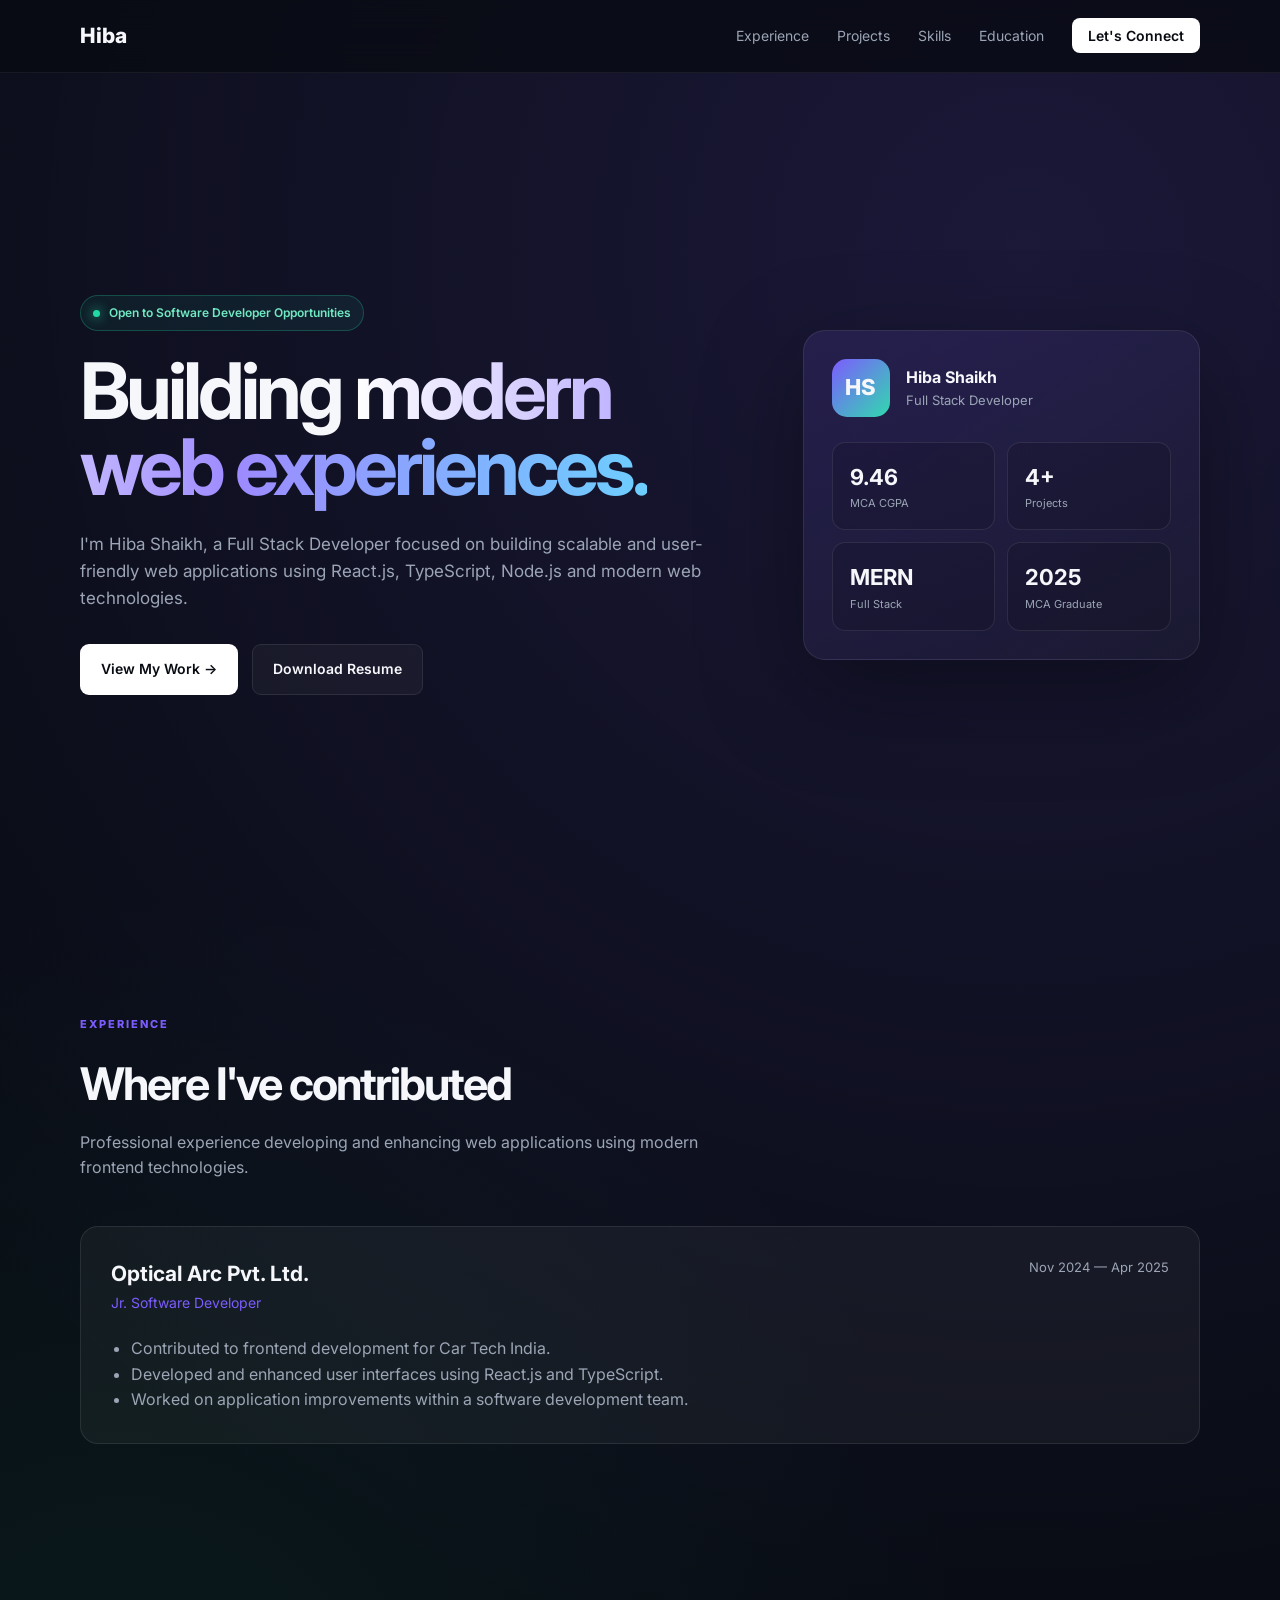
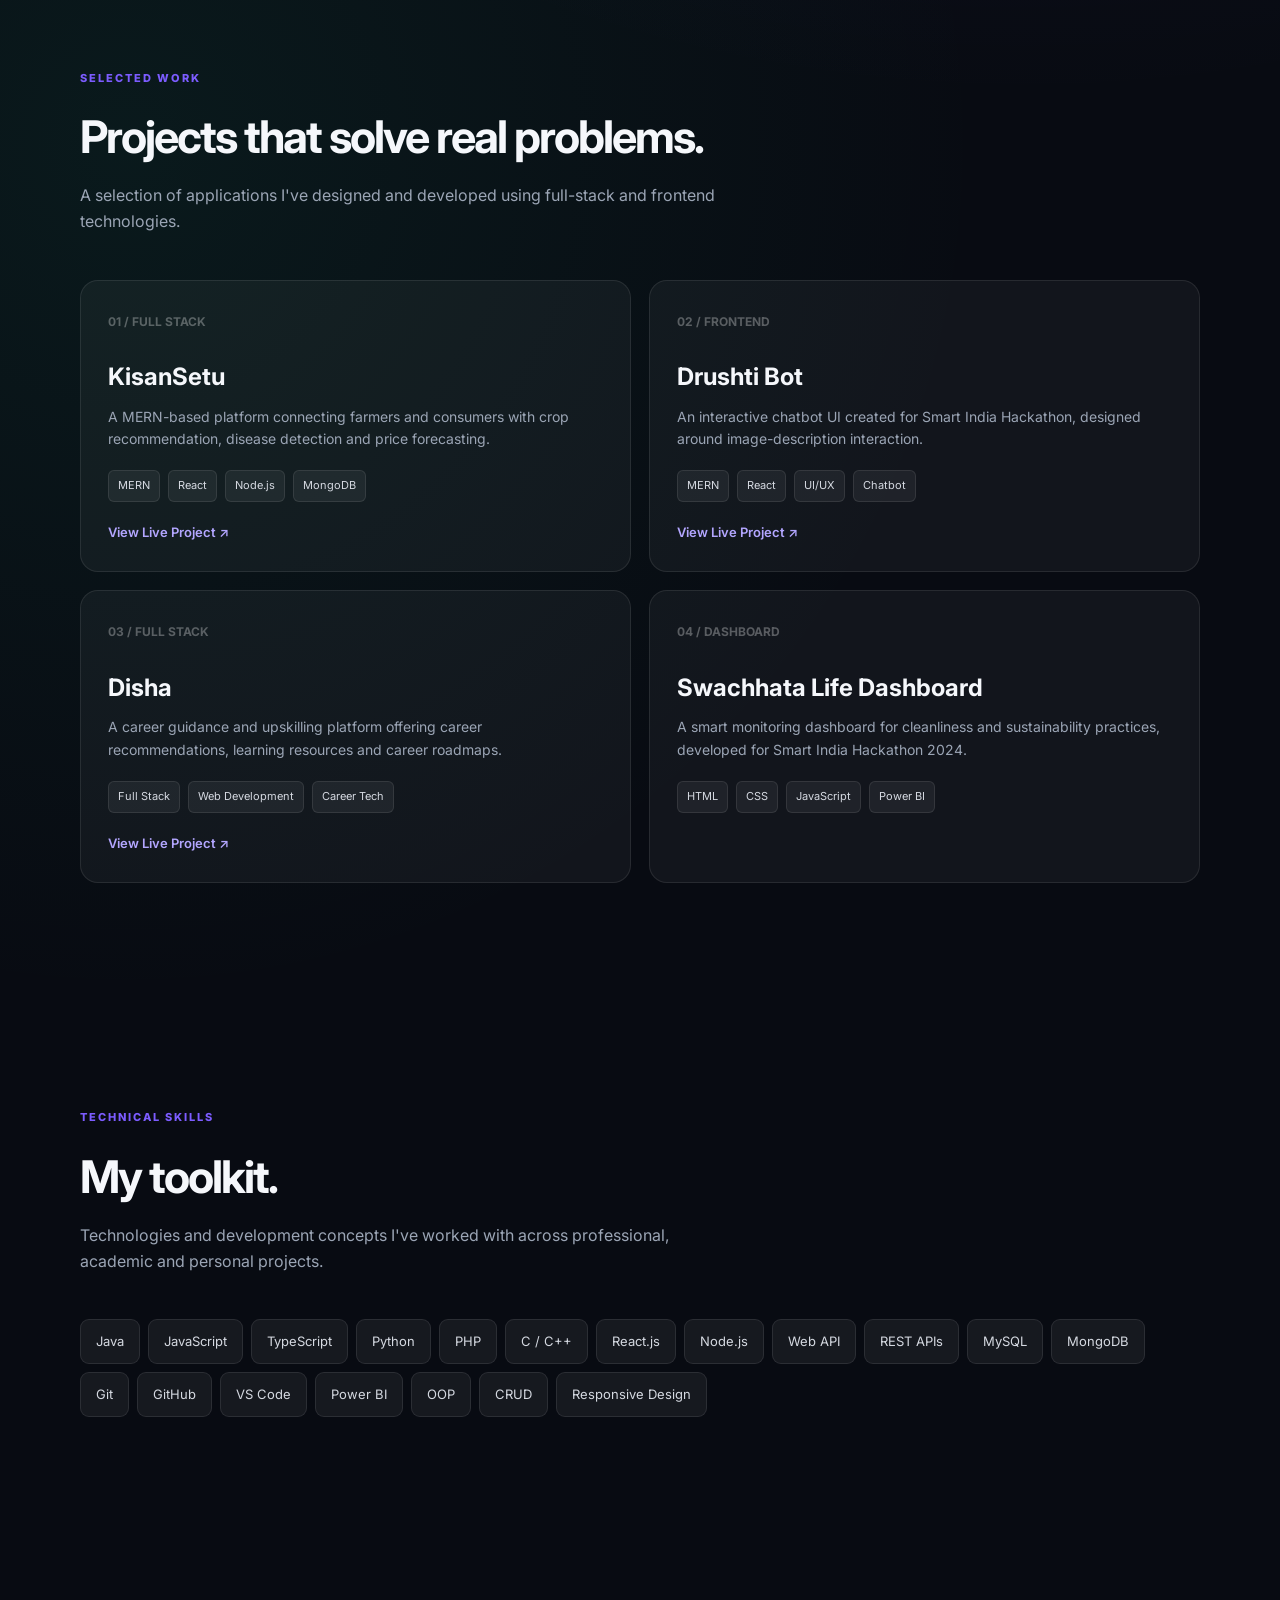
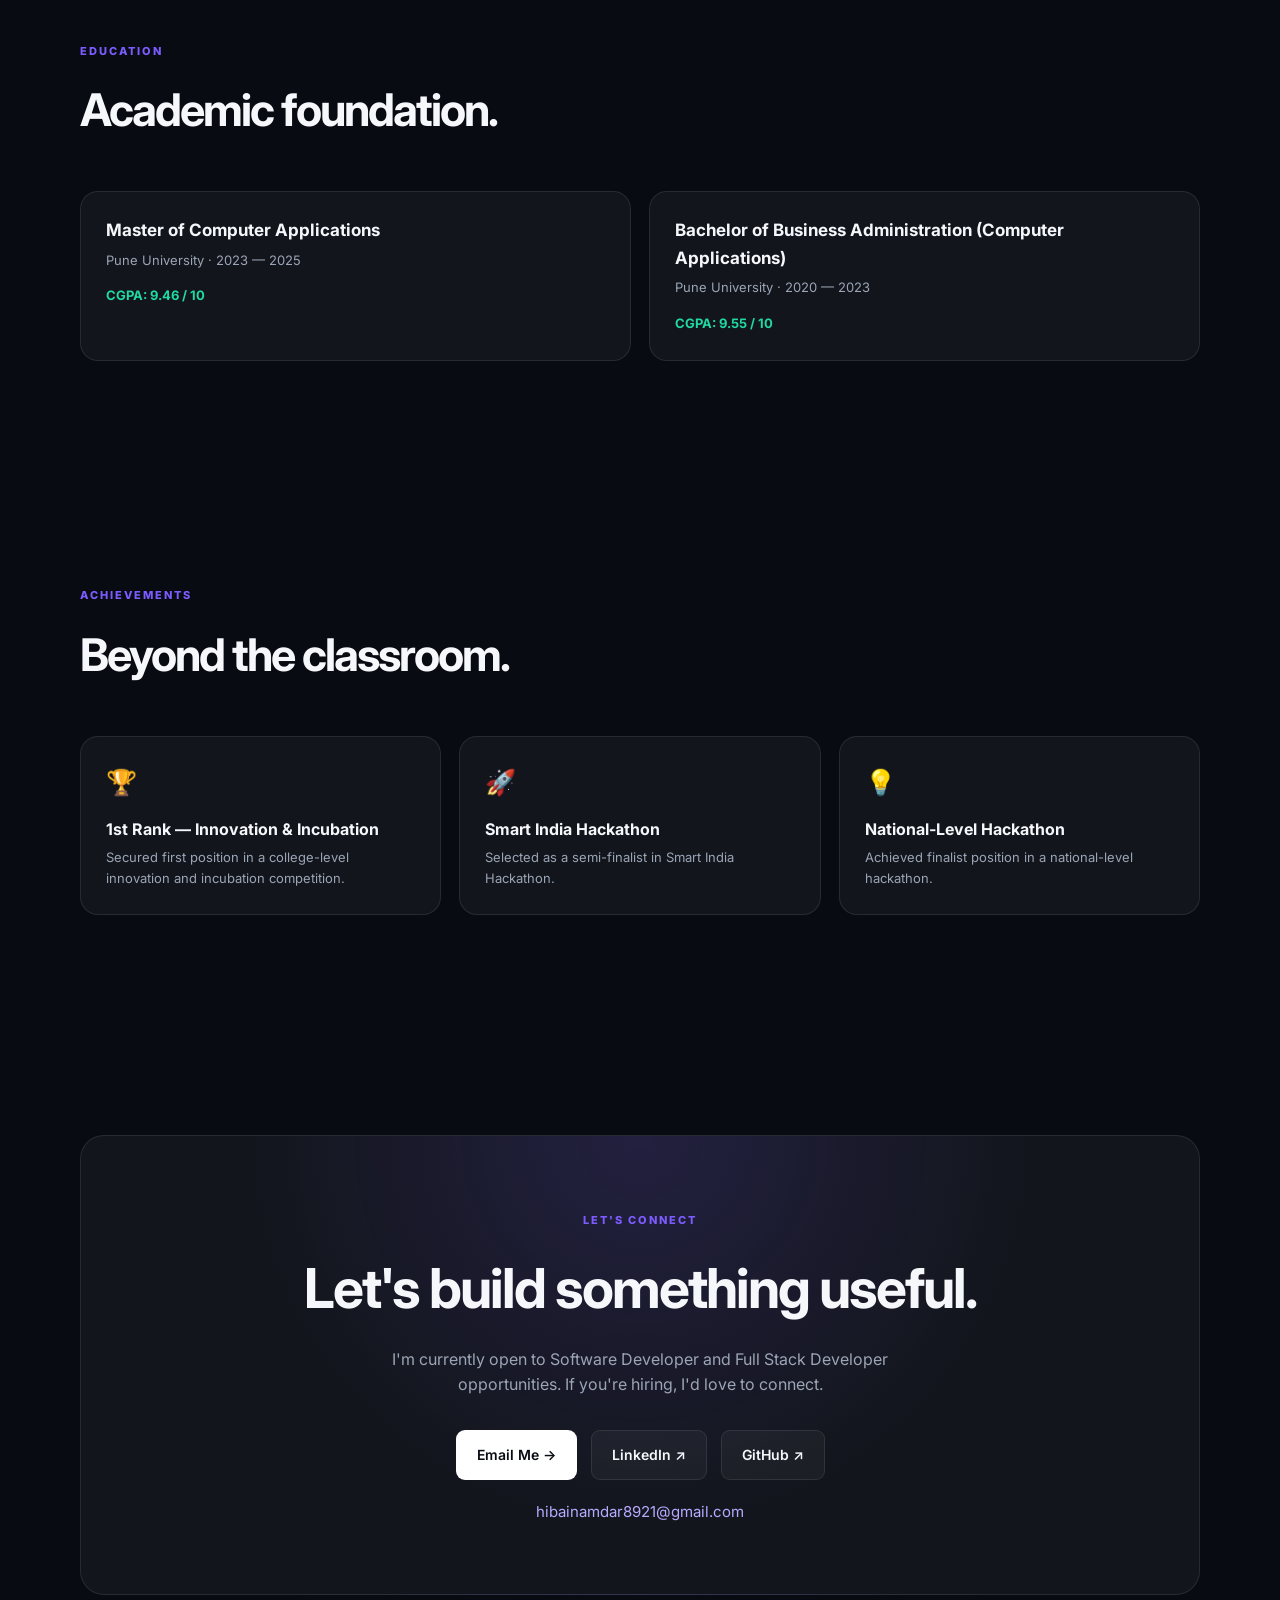
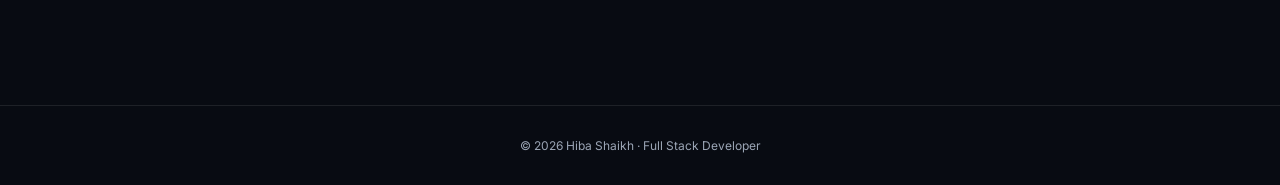
<file: index.html>
<!DOCTYPE html>
<html lang="en">
<head>
  <meta charset="UTF-8">
  <meta name="viewport" content="width=device-width, initial-scale=1.0">
  <meta name="description" content="Hiba Shaikh — Full Stack Developer skilled in React.js, TypeScript, Node.js, REST APIs and MongoDB.">
  <title>Hiba Shaikh | Full Stack Developer</title>
  <link rel="preconnect" href="https://fonts.googleapis.com">
  <link rel="preconnect" href="https://fonts.gstatic.com" crossorigin>
  <link href="https://fonts.googleapis.com/css2?family=Inter:wght@400;500;600;700;800&display=swap" rel="stylesheet">
  <link rel="stylesheet" href="style.css">
</head>
<body>
  <nav class="navbar">
    <div class="container nav-inner">
      <a class="logo" href="#">Hiba</a>
      <button class="menu-toggle" aria-label="Open menu">☰</button>
      <ul class="nav-links">
        <li><a href="#experience">Experience</a></li>
        <li><a href="#projects">Projects</a></li>
        <li><a href="#skills">Skills</a></li>
        <li><a href="#education">Education</a></li>
        <li><a class="nav-cta" href="#contact">Let's Connect</a></li>
      </ul>
    </div>
  </nav>
  <header class="hero">
    <div class="container hero-grid">
      <div class="reveal">
        <div class="available">
          <span></span>
          Open to Software Developer Opportunities
        </div>
        <h1>
          Building <em>modern web experiences.</em>
        </h1>
        <p class="hero-description">
          I'm Hiba Shaikh, a Full Stack Developer focused on building scalable
          and user-friendly web applications using React.js, TypeScript,
          Node.js and modern web technologies.
        </p>
        <div class="buttons">
          <a href="#projects" class="btn primary">View My Work →</a>
          <a href="Resume_Hiba_Shaikh.pdf" class="btn secondary">
            Download Resume
          </a>
        </div>
      </div>

      <div class="profile-card reveal">
        <div class="profile-top">
          <div class="avatar">HS</div>

          <div>
            <strong>Hiba Shaikh</strong>
            <small>Full Stack Developer</small>
          </div>
        </div>

        <div class="stats">
          <div>
            <strong>9.46</strong>
            <small>MCA CGPA</small>
          </div>

          <div>
            <strong>4+</strong>
            <small>Projects</small>
          </div>

          <div>
            <strong>MERN</strong>
            <small>Full Stack</small>
          </div>

          <div>
            <strong>2025</strong>
            <small>MCA Graduate</small>
          </div>
        </div>
      </div>

    </div>
  </header>

  <section id="experience">
    <div class="container">

      <div class="section-heading reveal">
        <label>Experience</label>
        <h2>Where I've contributed</h2>

        <p>
          Professional experience developing and enhancing web applications
          using modern frontend technologies.
        </p>
      </div>

      <article class="experience-card reveal">

        <div class="experience-header">
          <div>
            <h3>Optical Arc Pvt. Ltd.</h3>
            <span>Jr. Software Developer</span>
          </div>

          <time>Nov 2024 — Apr 2025</time>
        </div>

        <ul>
          <li>Contributed to frontend development for Car Tech India.</li>
          <li>Developed and enhanced user interfaces using React.js and TypeScript.</li>
          <li>Worked on application improvements within a software development team.</li>
        </ul>

      </article>
    </div>
  </section>

  <section id="projects">
    <div class="container">

      <div class="section-heading reveal">
        <label>Selected Work</label>

        <h2>Projects that solve real problems.</h2>

        <p>
          A selection of applications I've designed and developed using
          full-stack and frontend technologies.
        </p>
      </div>

      <div class="projects">

        <article class="project reveal">
          <span class="number">01 / FULL STACK</span>

          <h3>KisanSetu</h3>

          <p>
            A MERN-based platform connecting farmers and consumers with crop
            recommendation, disease detection and price forecasting.
          </p>

          <div class="tags">
            <span>MERN</span>
            <span>React</span>
            <span>Node.js</span>
            <span>MongoDB</span>
          </div>

          <a href="https://kisansetu-gules.vercel.app/" target="_blank" rel="noopener noreferrer">
            View Live Project ↗
          </a>
        </article>

        <article class="project reveal">
          <span class="number">02 / FRONTEND</span>

          <h3>Drushti Bot</h3>

          <p>
            An interactive chatbot UI created for Smart India Hackathon,
            designed around image-description interaction.
          </p>

          <div class="tags">
            <span>MERN</span>
            <span>React</span>
            <span>UI/UX</span>
            <span>Chatbot</span>
          </div>

          <a href="https://drushti.vercel.app/" target="_blank" rel="noopener noreferrer">
            View Live Project ↗
          </a>
        </article>

        <article class="project reveal">
          <span class="number">03 / FULL STACK</span>

          <h3>Disha</h3>

          <p>
            A career guidance and upskilling platform offering career
            recommendations, learning resources and career roadmaps.
          </p>

          <div class="tags">
            <span>Full Stack</span>
            <span>Web Development</span>
            <span>Career Tech</span>
          </div>

          <a href="https://disha1.vercel.app/" target="_blank" rel="noopener noreferrer">
            View Live Project ↗
          </a>
        </article>

        <article class="project reveal">
          <span class="number">04 / DASHBOARD</span>

          <h3>Swachhata Life Dashboard</h3>

          <p>
            A smart monitoring dashboard for cleanliness and sustainability
            practices, developed for Smart India Hackathon 2024.
          </p>

          <div class="tags">
            <span>HTML</span>
            <span>CSS</span>
            <span>JavaScript</span>
            <span>Power BI</span>
          </div>
        </article>

      </div>
    </div>
  </section>

  <section id="skills">
    <div class="container">

      <div class="section-heading reveal">
        <label>Technical Skills</label>

        <h2>My toolkit.</h2>

        <p>
          Technologies and development concepts I've worked with across
          professional, academic and personal projects.
        </p>
      </div>

      <div class="skills reveal">
        <span>Java</span>
        <span>JavaScript</span>
        <span>TypeScript</span>
        <span>Python</span>
        <span>PHP</span>
        <span>C / C++</span>
        <span>React.js</span>
        <span>Node.js</span>
        <span>Web API</span>
        <span>REST APIs</span>
        <span>MySQL</span>
        <span>MongoDB</span>
        <span>Git</span>
        <span>GitHub</span>
        <span>VS Code</span>
        <span>Power BI</span>
        <span>OOP</span>
        <span>CRUD</span>
        <span>Responsive Design</span>
      </div>

    </div>
  </section>

  <section id="education">
    <div class="container">

      <div class="section-heading reveal">
        <label>Education</label>
        <h2>Academic foundation.</h2>
      </div>

      <div class="education-grid">

        <article class="education-card reveal">
          <h3>Master of Computer Applications</h3>
          <p>Pune University · 2023 — 2025</p>
          <strong>CGPA: 9.46 / 10</strong>
        </article>

        <article class="education-card reveal">
          <h3>Bachelor of Business Administration (Computer Applications)</h3>
          <p>Pune University · 2020 — 2023</p>
          <strong>CGPA: 9.55 / 10</strong>
        </article>

      </div>
    </div>
  </section>

  <section class="achievements">
    <div class="container">

      <div class="section-heading reveal">
        <label>Achievements</label>
        <h2>Beyond the classroom.</h2>
      </div>

      <div class="achievement-grid">

        <article class="achievement reveal">
          <b>🏆</b>
          <h3>1st Rank — Innovation & Incubation</h3>
          <p>
            Secured first position in a college-level innovation and
            incubation competition.
          </p>
        </article>

        <article class="achievement reveal">
          <b>🚀</b>
          <h3>Smart India Hackathon</h3>
          <p>
            Selected as a semi-finalist in Smart India Hackathon.
          </p>
        </article>

        <article class="achievement reveal">
          <b>💡</b>
          <h3>National-Level Hackathon</h3>
          <p>
            Achieved finalist position in a national-level hackathon.
          </p>
        </article>

      </div>
    </div>
  </section>

  <section id="contact">
    <div class="container">

      <div class="contact-box reveal">

        <label>Let's Connect</label>

        <h2>Let's build something useful.</h2>

        <p>
          I'm currently open to Software Developer and Full Stack Developer
          opportunities. If you're hiring, I'd love to connect.
        </p>

        <div class="buttons center">
          <a href="mailto:hibainamdar8921@gmail.com" class="btn primary">
            Email Me →
          </a>

       <a
    href="https://www.linkedin.com/in/hibaanisinamdar8921/"
    class="btn secondary"
    target="_blank"
    rel="noopener noreferrer"
>
    LinkedIn ↗
</a>
          <a
            href="https://github.com/Hibainam"
            class="btn secondary"
            target="_blank"
            rel="noopener noreferrer"
          >
            GitHub ↗
          </a>
        </div>

        <a
          class="email"
          href="mailto:hibainamdar8921@gmail.com"
        >
          hibainamdar8921@gmail.com
        </a>

      </div>
    </div>
  </section>

  <footer>
    © 2026 Hiba Shaikh · Full Stack Developer
  </footer>

  <script src="script.js"></script>

</body>
</html>
</file>
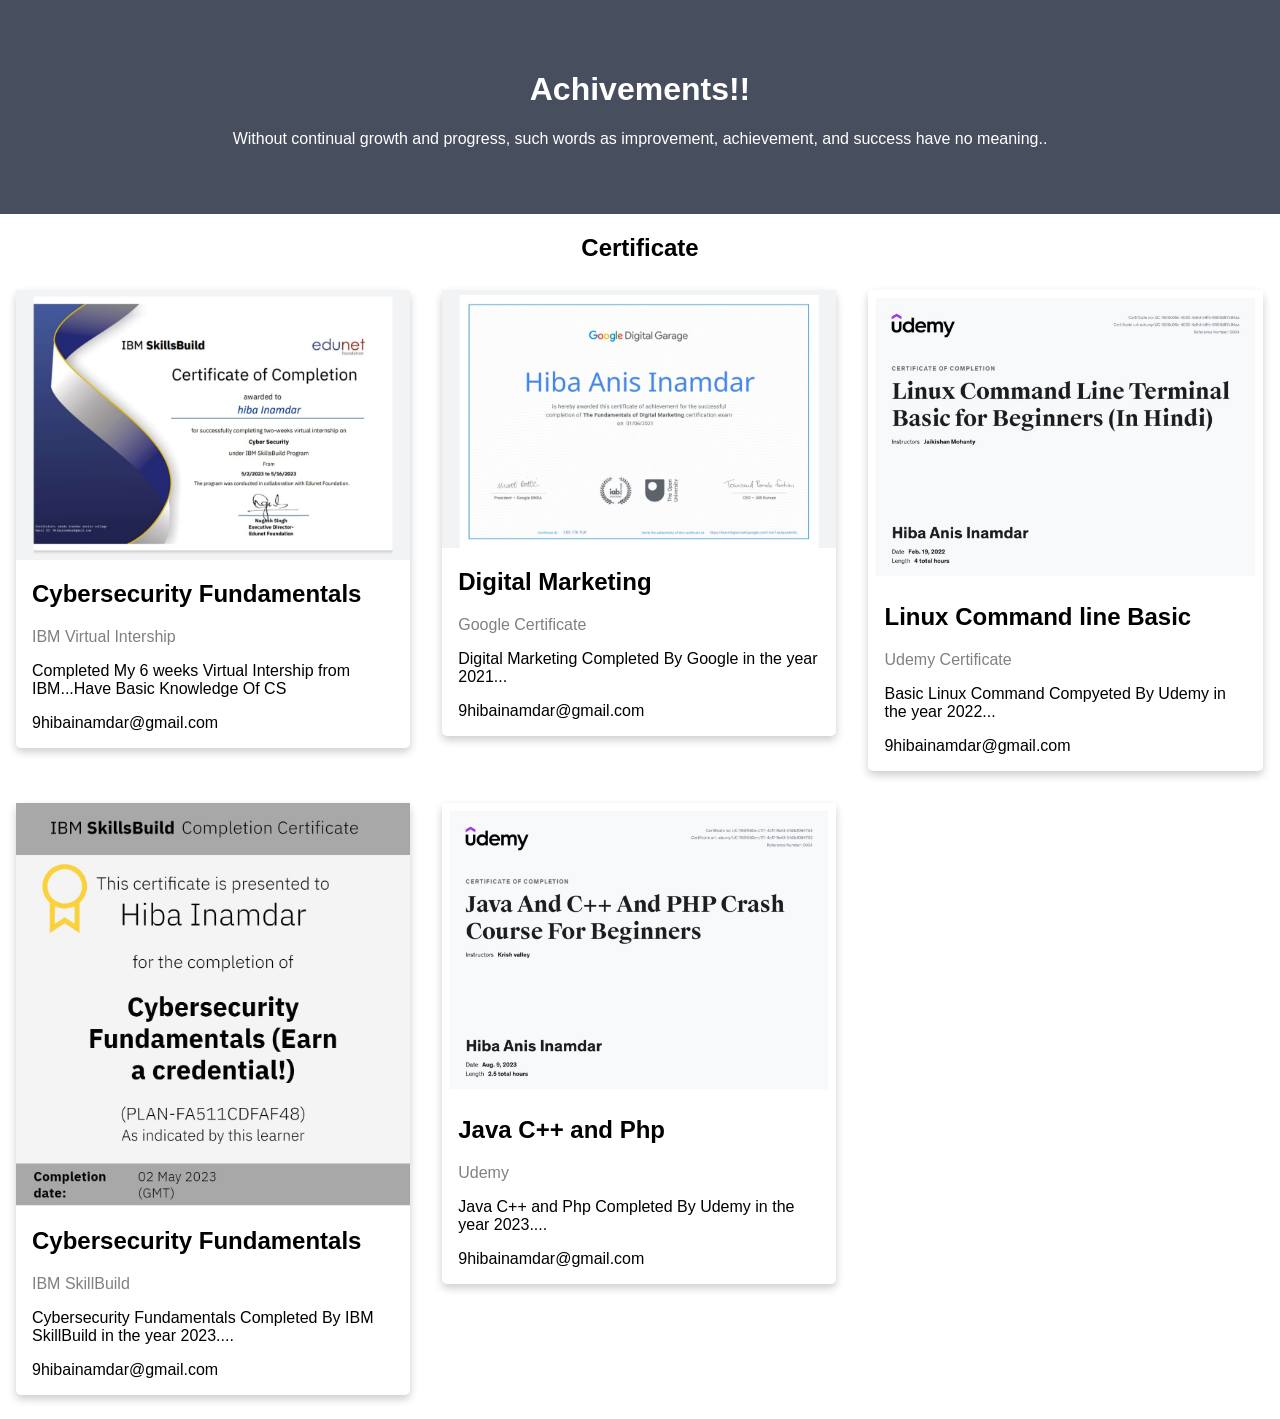
<file: Achivement.html>
<html>
    <head><title>Achivements</title></head>
<body>
<div class="about-section">
    <h1>Achivements!! </h1>
    <p>Without continual growth and progress, such words as improvement, achievement, and success have no meaning..</p>
  </div>
  
  <h2 style="text-align:center">Certificate</h2>
  <div class="row">
    <div class="column">
      <div class="card">
        <img src="/images/Achi3.jpg" alt="img" style="width:100%">
        <div class="container">
          <h2>Cybersecurity Fundamentals</h2>
          <p class="title">IBM Virtual Intership</p>
          <p>Completed My 6 weeks Virtual Intership from IBM...Have Basic Knowledge Of CS</p>
          <p>9hibainamdar@gmail.com</p>
          <!-- <p><button class="button">Contact</button></p> -->
        </div>
      </div>
    </div>
  
    <div class="column">
      <div class="card">
        <img src="/images/Achi2.jpg" alt="img" style="width:100%">
        <div class="container">
          <h2>Digital Marketing</h2>
          <p class="title">Google Certificate</p>
          <p>Digital Marketing Completed By Google in the year 2021...</p>
          <p>9hibainamdar@gmail.com</p>
          <!-- <p><button class="button">Contact</button></p> -->
        </div>
      </div>
    </div>
  
    <div class="column">
      <div class="card">
        <img src="/images/Achi4.jpg" alt="John" style="width:100%">
        <div class="container">
          <h2>Linux Command line Basic</h2>
          <p class="title">Udemy Certificate</p>
          <p>Basic Linux Command Compyeted By Udemy in the year 2022...</p>
          <p>9hibainamdar@gmail.com</p>
          <!-- <p><button class="button">Contact</button></p>  -->
        </div>
      </div>
    </div>
    <div class="column">
        <div class="card">
          <img src="/images/Achi1.jpg" alt="Mike" style="width:100%">
          <div class="container">
            <h2>Cybersecurity Fundamentals</h2>
            <p class="title">IBM SkillBuild</p>
            <p>Cybersecurity Fundamentals Completed By IBM SkillBuild in the year 2023....</p>
            <p>9hibainamdar@gmail.com</p>
            <!-- <p><button class="button">Contact</button></p> -->
          </div>
        </div>
      </div>
      <div class="column">
        <div class="card">
          <img src="/images/Achi5.jpg" alt="Mike" style="width:100%">
          <div class="container">
            <h2>Java C++ and Php</h2>
            <p class="title">Udemy</p>
            <p>Java C++ and Php Completed By Udemy in the year 2023....</p>
            <p>9hibainamdar@gmail.com</p>
            <!-- <p><button class="button">Contact</button></p> -->
          </div>
        </div>
      </div>
  </div>
  </body>
</html>
<style>
    body {
  font-family: Arial, Helvetica, sans-serif;
  margin: 0;
}

html {
  box-sizing: border-box;
}

*, *:before, *:after {
  box-sizing: inherit;
}

.column {
  float: left;
  width: 33.3%;
  margin-bottom: 16px;
  padding: 0 8px;
}

.card {
  box-shadow: 0 4px 8px 0 rgba(0, 0, 0, 0.2);
  margin: 8px;
  border-radius: 5px;
  border-color: #000;
}

.about-section {
  padding: 50px;
  text-align: center;
  background-color: #474e5d;
  color: white;
}

.container {
  padding: 0 16px;
}

.container::after, .row::after {
  content: "";
  clear: both;
  display: table;
}

.title {
  color: grey;
}


@media screen and (max-width: 650px) {
  .column {
    width: 100%;
    display: block;
  }
}
</style>
</file>
<file: style.css>
* {
  margin: 0;
  padding: 0;
  box-sizing: border-box;
}

:root {
  --bg: #080b12;
  --card: rgba(255,255,255,.045);
  --border: rgba(255,255,255,.09);
  --text: #f5f7fb;
  --muted: #9ba5b5;
  --accent: #7c5cff;
  --green: #20d9a3;
}

html { scroll-behavior: smooth; }

body {
  font-family: Inter, sans-serif;
  color: var(--text);
  line-height: 1.6;
  background:
    radial-gradient(circle at 80% 5%, rgba(124,92,255,.16), transparent 30%),
    radial-gradient(circle at 10% 35%, rgba(32,217,163,.07), transparent 25%),
    var(--bg);
}

a { color: inherit; text-decoration: none; }
.container { width: min(1120px, 92%); margin: auto; }

.navbar {
  position: fixed;
  top: 0;
  width: 100%;
  z-index: 50;
  background: rgba(8,11,18,.78);
  backdrop-filter: blur(18px);
  border-bottom: 1px solid rgba(255,255,255,.06);
}

.nav-inner {
  height: 72px;
  display: flex;
  align-items: center;
  justify-content: space-between;
}

.logo { font-size: 21px; font-weight: 800; }
.logo span { color: var(--accent); }

.nav-links {
  display: flex;
  align-items: center;
  gap: 28px;
  list-style: none;
}

.nav-links a {
  color: var(--muted);
  font-size: 14px;
}

.nav-links a:hover { color: white; }

.nav-cta {
  background: white;
  color: #080b12 !important;
  padding: 9px 16px;
  border-radius: 8px;
  font-weight: 600;
}

.menu-toggle {
  display: none;
  background: none;
  border: 0;
  color: white;
  font-size: 24px;
}

.hero {
  min-height: 100vh;
  display: flex;
  align-items: center;
  padding-top: 90px;
}

.hero-grid {
  display: grid;
  grid-template-columns: 1.25fr .75fr;
  gap: 60px;
  align-items: center;
}

.available {
  display: inline-flex;
  align-items: center;
  gap: 9px;
  padding: 7px 12px;
  border: 1px solid rgba(32,217,163,.25);
  background: rgba(32,217,163,.07);
  color: #71e8c2;
  border-radius: 999px;
  font-size: 12px;
  font-weight: 600;
  margin-bottom: 22px;
}

.available span {
  width: 7px;
  height: 7px;
  background: var(--green);
  border-radius: 50%;
  box-shadow: 0 0 12px var(--green);
}

h1 {
  font-size: clamp(46px, 7vw, 78px);
  line-height: .98;
  letter-spacing: -4px;
}

h1 em {
  font-style: normal;
  background: linear-gradient(90deg, white, #9d8aff, #6dceff);
  -webkit-background-clip: text;
  color: transparent;
}

.hero-description {
  margin-top: 25px;
  color: var(--muted);
  max-width: 650px;
  font-size: 17px;
}

.buttons {
  display: flex;
  flex-wrap: wrap;
  gap: 14px;
  margin-top: 32px;
}

.center { justify-content: center; }

.btn {
  padding: 13px 20px;
  border-radius: 9px;
  font-size: 14px;
  font-weight: 600;
  border: 1px solid var(--border);
  transition: .25s;
}

.btn:hover { transform: translateY(-2px); }
.primary { background: white; color: #080b12; }
.secondary { background: rgba(255,255,255,.04); }

.profile-card {
  padding: 28px;
  border: 1px solid var(--border);
  border-radius: 22px;
  background: linear-gradient(145deg, rgba(124,92,255,.13), rgba(255,255,255,.025));
  box-shadow: 0 30px 100px rgba(0,0,0,.35);
}

.profile-top {
  display: flex;
  align-items: center;
  gap: 16px;
  margin-bottom: 25px;
}

.avatar {
  width: 58px;
  height: 58px;
  display: grid;
  place-items: center;
  border-radius: 15px;
  font-size: 22px;
  font-weight: 800;
  background: linear-gradient(135deg, #7c5cff, #31d9ae);
}

.profile-top strong,
.profile-top small {
  display: block;
}

.profile-top small {
  color: var(--muted);
  font-size: 13px;
}

.stats {
  display: grid;
  grid-template-columns: repeat(2,1fr);
  gap: 12px;
}

.stat,
.stats > div {
  padding: 17px;
  border: 1px solid var(--border);
  border-radius: 13px;
  background: rgba(0,0,0,.14);
}

.stats strong,
.stats small {
  display: block;
}

.stats strong { font-size: 22px; }
.stats small { color: var(--muted); font-size: 11px; }

section { padding: 110px 0; }

.section-heading { margin-bottom: 45px; }
.section-heading label,
.contact-box label {
  color: var(--accent);
  text-transform: uppercase;
  font-size: 11px;
  font-weight: 800;
  letter-spacing: 2px;
}

.section-heading h2 {
  font-size: clamp(30px,4vw,45px);
  letter-spacing: -2px;
  margin: 12px 0 10px;
}

.section-heading p {
  color: var(--muted);
  max-width: 650px;
}

.experience-card,
.project,
.education-card,
.achievement {
  border: 1px solid var(--border);
  background: var(--card);
  border-radius: 18px;
}

.experience-card { padding: 30px; }

.experience-header {
  display: flex;
  justify-content: space-between;
  gap: 20px;
  margin-bottom: 20px;
}

.experience-header h3 { font-size: 21px; }
.experience-header span { color: var(--accent); font-size: 14px; }
.experience-header time { color: var(--muted); font-size: 13px; }

.experience-card ul {
  padding-left: 20px;
  color: var(--muted);
}

.projects {
  display: grid;
  grid-template-columns: repeat(2,1fr);
  gap: 18px;
}

.project {
  padding: 27px;
  min-height: 270px;
  transition: .3s;
}

.project:hover {
  transform: translateY(-6px);
  border-color: rgba(124,92,255,.45);
}

.number {
  color: rgba(255,255,255,.3);
  font-size: 12px;
  font-weight: 700;
}

.project h3 {
  font-size: 24px;
  margin: 25px 0 9px;
}

.project p {
  color: var(--muted);
  font-size: 14px;
}

.tags,
.skills {
  display: flex;
  flex-wrap: wrap;
  gap: 8px;
}

.tags { margin-top: 20px; }

.tags span,
.skills span {
  padding: 6px 9px;
  border-radius: 6px;
  font-size: 11px;
  background: rgba(255,255,255,.06);
  border: 1px solid var(--border);
  color: #d5d9e1;
}

.project > a {
  display: inline-block;
  margin-top: 20px;
  color: #b3a6ff;
  font-size: 13px;
  font-weight: 600;
}

.skills span {
  padding: 11px 15px;
  font-size: 13px;
  border-radius: 9px;
}

.education-grid,
.achievement-grid {
  display: grid;
  grid-template-columns: repeat(2,1fr);
  gap: 18px;
}

.education-card,
.achievement { padding: 25px; }

.education-card h3 { font-size: 17px; }
.education-card p,
.achievement p {
  color: var(--muted);
  font-size: 13px;
  margin-top: 5px;
}

.education-card strong {
  display: inline-block;
  margin-top: 15px;
  color: var(--green);
  font-size: 13px;
}

.achievement-grid { grid-template-columns: repeat(3,1fr); }
.achievement b { font-size: 25px; }
.achievement h3 { font-size: 16px; margin: 15px 0 5px; }

.contact-box {
  text-align: center;
  padding: 70px 25px;
  border: 1px solid var(--border);
  border-radius: 24px;
  background: radial-gradient(circle at 50% 0%, rgba(124,92,255,.16), transparent 55%), var(--card);
}

.contact-box h2 {
  font-size: clamp(32px,5vw,55px);
  letter-spacing: -2px;
  margin-top: 12px;
}

.contact-box p {
  color: var(--muted);
  max-width: 550px;
  margin: 15px auto 0;
}

.email {
  display: block;
  margin-top: 20px;
  color: #b7aaff;
  font-size: 15px;
}

footer {
  padding: 30px;
  border-top: 1px solid var(--border);
  color: var(--muted);
  text-align: center;
  font-size: 12px;
}

.reveal {
  opacity: 0;
  transform: translateY(20px);
  transition: .7s ease;
}

.reveal.show {
  opacity: 1;
  transform: translateY(0);
}

@media (max-width: 850px) {
  .menu-toggle { display: block; }

  .nav-links {
    display: none;
    position: absolute;
    top: 72px;
    left: 0;
    width: 100%;
    padding: 20px 6%;
    flex-direction: column;
    align-items: flex-start;
    background: #0b0f17;
    border-bottom: 1px solid var(--border);
  }

  .nav-links.active { display: flex; }

  .hero-grid { grid-template-columns: 1fr; }
  .projects,
  .education-grid,
  .achievement-grid { grid-template-columns: 1fr; }

  .hero { padding-top: 130px; }
}

@media (max-width: 500px) {
  h1 {
    font-size: 48px;
    letter-spacing: -2.5px;
  }

  section { padding: 75px 0; }

  .experience-header { flex-direction: column; }
}
</file>
